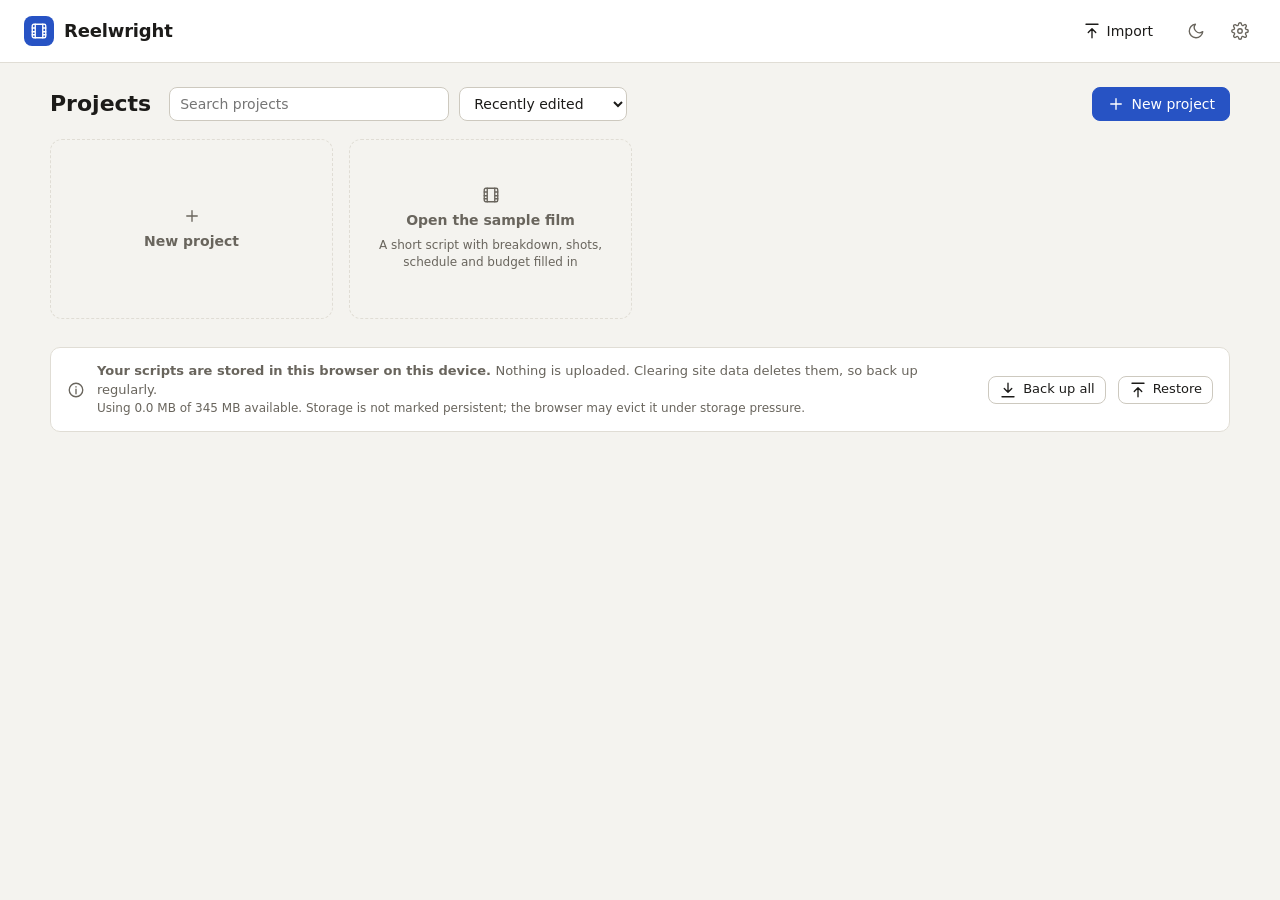
<file: screenwriter/index.html>
<!doctype html>
<html lang="en">
<head>
<meta charset="utf-8">
<meta name="viewport" content="width=device-width, initial-scale=1, viewport-fit=cover, interactive-widget=resizes-content">
<title>Reelwright</title>
<meta name="description" content="Screenwriting and pre-production for film, TV, stage, audio drama, comics and video. Works offline; your scripts stay on your device.">
<meta name="theme-color" content="#2753c4">
<meta name="apple-mobile-web-app-capable" content="yes">
<meta name="apple-mobile-web-app-title" content="Reelwright">
<link rel="manifest" href="manifest.webmanifest">
<link rel="icon" href="icon.svg" type="image/svg+xml">
<link rel="apple-touch-icon" href="icon-192.png">
<link rel="preload" href="fonts/CourierPrime-Regular.woff2" as="font" type="font/woff2" crossorigin>
<link rel="stylesheet" href="css/app.css">
<script>
  // Apply the saved theme before first paint.
  try { const t = JSON.parse(localStorage.getItem('rw.prefs') || '{}').theme; if (t && t !== 'system') document.documentElement.dataset.theme = t; } catch (e) {}
</script>
</head>
<body>
<div id="app" class="app"><div class="empty" style="padding-top:20vh">Loading…</div></div>
<noscript><p style="padding:24px">Reelwright needs JavaScript to run.</p></noscript>
<script type="module" src="js/main.js"></script>
</body>
</html>
</file>
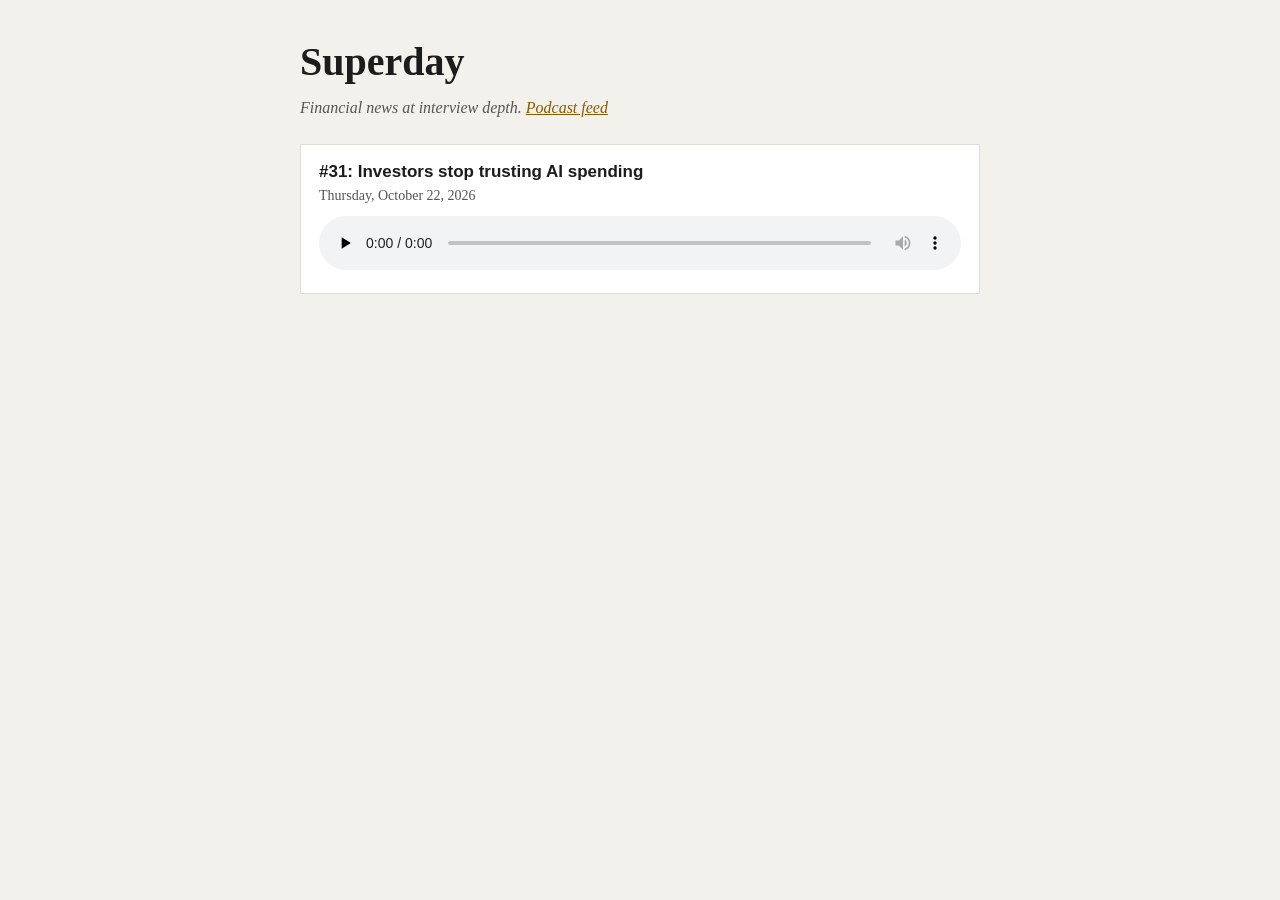
<file: test/index.html>
<!doctype html><html lang="en"><head><meta charset="utf-8">
<meta name="viewport" content="width=device-width,initial-scale=1">
<title>Superday podcast</title>
<link rel="alternate" type="application/rss+xml" href="https://willkrauss.github.io/superday-podcast/test/feed.xml">
<style>
body{margin:0;background:#f3f1ec;color:#1c1c1c;font:16px/1.5 Georgia,serif}
main{max-width:680px;margin:0 auto;padding:32px 16px}
h1{font-size:40px;margin:0} .t{font-style:italic;color:#555;margin:4px 0 24px}
article{background:#fff;border:1px solid #e2ddd2;padding:16px 18px;margin:0 0 12px}
article:target{border-left:5px solid #1c1c1c}
h2{font:bold 17px/1.3 Arial,Helvetica,sans-serif;margin:0} .d{color:#555;font-size:14px;margin:2px 0 10px}
audio{width:100%} a{color:#8a5a00}
</style></head><body><main>
<h1>Superday</h1><p class="t">Financial news at interview depth. <a href="https://willkrauss.github.io/superday-podcast/test/feed.xml">Podcast feed</a></p>
<article id="ep-31"><h2>#31: Investors stop trusting AI spending</h2><p class="d">Thursday, October 22, 2026</p><audio controls preload="none" src="https://github.com/willkrauss/superday-podcast/releases/download/test-ep-031/superday-031.mp3"></audio></article>
</main></body></html>
</file>
<file: screenwriter/css/app.css>
@font-face { font-family: 'Courier Prime'; src: url('../fonts/CourierPrime-Regular.woff2') format('woff2'); font-weight: 400; font-style: normal; font-display: swap; }
@font-face { font-family: 'Courier Prime'; src: url('../fonts/CourierPrime-Bold.woff2') format('woff2'); font-weight: 700; font-style: normal; font-display: swap; }
@font-face { font-family: 'Courier Prime'; src: url('../fonts/CourierPrime-Italic.woff2') format('woff2'); font-weight: 400; font-style: italic; font-display: swap; }
@font-face { font-family: 'Courier Prime'; src: url('../fonts/CourierPrime-BoldItalic.woff2') format('woff2'); font-weight: 700; font-style: italic; font-display: swap; }

:root {
  --bg: #f4f3ef;
  --panel: #ffffff;
  --panel-2: #f1efea;
  --panel-3: #e8e5de;
  --border: #e0ddd5;
  --border-strong: #cdc9bf;
  --text: #1c1b19;
  --muted: #69655d;
  --faint: #9b978e;
  --accent: #2753c4;
  --accent-ink: #ffffff;
  --accent-soft: #e6ecfb;
  --danger: #c4352b;
  --ok: #2f8a4a;
  --warn: #b7791f;
  --paper: #ffffff;
  --paper-text: #151515;
  --desk: #e7e5df;
  --rule: #c9c5bb;
  --shadow: 0 1px 2px rgba(0,0,0,.06), 0 4px 16px rgba(0,0,0,.06);
  --shadow-lg: 0 10px 40px rgba(0,0,0,.18);
  --radius: 10px;
  --font: system-ui, -apple-system, 'Segoe UI', Roboto, 'Helvetica Neue', Arial, sans-serif;
  --mono: 'Courier Prime', 'Courier New', Courier, monospace;
  --u: 96px;
  --sidebar: 248px;
  --topbar: 52px;
  color-scheme: light;
}
:root[data-theme="dark"] {
  --bg: #15161a; --panel: #1d1f24; --panel-2: #24262c; --panel-3: #2d3037; --border: #31343b; --border-strong: #41454e;
  --text: #e9e7e2; --muted: #a29f97; --faint: #77746d; --accent: #7c9cff; --accent-ink: #0f1220; --accent-soft: #252d45;
  --danger: #ff6b5e; --ok: #5cc27a; --warn: #e3a948;
  --paper: #1f2126; --paper-text: #e6e3dc; --desk: #131418; --rule: #4a4d55;
  --shadow: 0 1px 2px rgba(0,0,0,.4), 0 4px 16px rgba(0,0,0,.3); --shadow-lg: 0 10px 40px rgba(0,0,0,.6);
  color-scheme: dark;
}
@media (prefers-color-scheme: dark) {
  :root:not([data-theme="light"]):not([data-theme="dark"]) {
    --bg: #15161a; --panel: #1d1f24; --panel-2: #24262c; --panel-3: #2d3037; --border: #31343b; --border-strong: #41454e;
    --text: #e9e7e2; --muted: #a29f97; --faint: #77746d; --accent: #7c9cff; --accent-ink: #0f1220; --accent-soft: #252d45;
    --danger: #ff6b5e; --ok: #5cc27a; --warn: #e3a948;
    --paper: #1f2126; --paper-text: #e6e3dc; --desk: #131418; --rule: #4a4d55;
    --shadow: 0 1px 2px rgba(0,0,0,.4), 0 4px 16px rgba(0,0,0,.3); --shadow-lg: 0 10px 40px rgba(0,0,0,.6);
    color-scheme: dark;
  }
}

* { box-sizing: border-box; }
html, body { height: 100%; }
body { margin: 0; background: var(--bg); color: var(--text); font: 14px/1.45 var(--font); -webkit-font-smoothing: antialiased; -webkit-text-size-adjust: 100%; overflow: hidden; }
/* The app root is pinned so caret-following and scrollIntoView can never scroll the whole UI away. */
#app { position: fixed; inset: 0; overflow: hidden; }
button, input, select, textarea { font: inherit; color: inherit; }
a { color: var(--accent); }
h1, h2, h3, h4 { margin: 0; line-height: 1.25; }
svg.ic { width: 18px; height: 18px; flex: none; stroke: currentColor; fill: none; stroke-width: 1.8; stroke-linecap: round; stroke-linejoin: round; }
.sr-only { position: absolute; width: 1px; height: 1px; overflow: hidden; clip: rect(0 0 0 0); }
.muted { color: var(--muted); }
.small { font-size: 12px; }
.row { display: flex; align-items: center; gap: 8px; }
.row.wrap { flex-wrap: wrap; }
.grow { flex: 1; min-width: 0; }
.spacer { flex: 1; }
.scroll { overflow: auto; -webkit-overflow-scrolling: touch; }
.hidden { display: none !important; }
.nowrap { white-space: nowrap; }
.ellipsis { overflow: hidden; text-overflow: ellipsis; white-space: nowrap; }

/* ---------- buttons & inputs ---------- */
.btn { display: inline-flex; align-items: center; justify-content: center; gap: 6px; height: 34px; padding: 0 14px; border-radius: 8px; border: 1px solid var(--border-strong); background: var(--panel); color: var(--text); cursor: pointer; font-weight: 500; white-space: nowrap; transition: background .12s, border-color .12s; }
.btn:hover { background: var(--panel-2); }
.btn:focus-visible, .icon-btn:focus-visible, .tab:focus-visible, .menu-item:focus-visible { outline: 2px solid var(--accent); outline-offset: 1px; }
.btn.primary { background: var(--accent); border-color: var(--accent); color: var(--accent-ink); }
.btn.primary:hover { filter: brightness(1.07); }
.btn.danger { background: var(--danger); border-color: var(--danger); color: #fff; }
.btn.ghost { background: transparent; border-color: transparent; }
.btn.ghost:hover { background: var(--panel-2); }
.btn.sm { height: 28px; padding: 0 10px; font-size: 13px; }
.btn:disabled { opacity: .45; cursor: default; }
.icon-btn { display: inline-flex; align-items: center; justify-content: center; min-width: 32px; height: 32px; padding: 0 6px; border: 0; background: transparent; border-radius: 7px; cursor: pointer; color: var(--muted); gap: 4px; }
.icon-btn:hover { background: var(--panel-2); color: var(--text); }
.icon-btn.on { background: var(--accent-soft); color: var(--accent); }
.icon-btn:disabled { opacity: .35; cursor: default; }
.link { border: 0; background: none; color: var(--accent); cursor: pointer; padding: 0; font-weight: 600; }
.input { width: 100%; height: 34px; padding: 6px 10px; border-radius: 8px; border: 1px solid var(--border-strong); background: var(--panel); color: var(--text); outline: none; }
textarea.input { height: auto; min-height: 64px; resize: vertical; line-height: 1.45; }
.input:focus { border-color: var(--accent); box-shadow: 0 0 0 3px var(--accent-soft); }
select.input { padding-right: 26px; }
.input.sm { height: 28px; padding: 3px 8px; font-size: 13px; }
.input.bare { border-color: transparent; background: transparent; }
.input.bare:hover { border-color: var(--border); }
.input.bare:focus { border-color: var(--accent); background: var(--panel); }
.field { display: flex; flex-direction: column; gap: 4px; min-width: 0; }
.field-label { font-size: 12px; font-weight: 600; color: var(--muted); }
.field-hint { font-size: 12px; color: var(--faint); }
.form { display: flex; flex-direction: column; gap: 12px; }
.form-grid { display: grid; grid-template-columns: repeat(auto-fill, minmax(180px, 1fr)); gap: 12px; }
.check { display: inline-flex; align-items: center; gap: 8px; cursor: pointer; user-select: none; }
.check input { width: 16px; height: 16px; accent-color: var(--accent); }
.badge { display: inline-flex; align-items: center; height: 20px; padding: 0 7px; border-radius: 10px; font-size: 11px; font-weight: 600; background: var(--panel-3); color: var(--muted); white-space: nowrap; }
.badge.accent { background: var(--accent-soft); color: var(--accent); }
.swatch { display: inline-block; width: 12px; height: 12px; border-radius: 3px; flex: none; border: 1px solid rgba(0,0,0,.12); }
.kbd { font: 11px/1 var(--font); padding: 3px 5px; border: 1px solid var(--border-strong); border-bottom-width: 2px; border-radius: 4px; background: var(--panel); color: var(--muted); }

/* ---------- modal / menu / toast ---------- */
.overlay { position: fixed; inset: 0; background: rgba(15, 15, 20, .45); display: flex; align-items: center; justify-content: center; z-index: 900; padding: 16px; animation: fade .12s; }
@keyframes fade { from { opacity: 0; } }
.modal { background: var(--panel); border-radius: 14px; box-shadow: var(--shadow-lg); width: min(520px, 100%); max-height: calc(100dvh - 32px); display: flex; flex-direction: column; animation: pop .14s; }
.modal.wide { width: min(880px, 100%); }
@keyframes pop { from { transform: translateY(6px) scale(.985); opacity: 0; } }
.modal-head { display: flex; align-items: center; justify-content: space-between; padding: 14px 16px 6px 20px; gap: 12px; }
.modal-head h2 { font-size: 17px; }
.modal-body { padding: 8px 20px 16px; overflow: auto; }
.modal-body p { margin: 0 0 8px; color: var(--muted); }
.modal-foot { display: flex; gap: 8px; justify-content: flex-end; padding: 12px 16px 16px; border-top: 1px solid var(--border); flex-wrap: wrap; }
.menu { position: fixed; z-index: 1000; background: var(--panel); border: 1px solid var(--border); border-radius: 10px; box-shadow: var(--shadow-lg); padding: 5px; min-width: 200px; max-height: 70vh; overflow: auto; }
.menu-item { display: flex; align-items: center; gap: 8px; width: 100%; padding: 7px 10px 7px 4px; border: 0; background: none; border-radius: 6px; cursor: pointer; text-align: left; color: var(--text); }
.menu-item:hover, .menu-item:focus { background: var(--panel-2); outline: none; }
.menu-item.danger { color: var(--danger); }
.menu-item[disabled] { opacity: .4; cursor: default; }
.mi-check { width: 16px; text-align: center; color: var(--accent); font-weight: 700; flex: none; }
.mi-label { flex: 1; }
.mi-hint { color: var(--faint); font-size: 12px; }
.menu-sep { height: 1px; background: var(--border); margin: 4px 6px; }
.menu-head { font-size: 11px; font-weight: 700; color: var(--faint); text-transform: uppercase; letter-spacing: .04em; padding: 8px 10px 4px 28px; }
.toasts { position: fixed; left: 50%; bottom: 24px; transform: translateX(-50%); z-index: 1100; display: flex; flex-direction: column; gap: 8px; align-items: center; pointer-events: none; }
.toast { background: #222; color: #fff; padding: 10px 16px; border-radius: 10px; box-shadow: var(--shadow-lg); display: flex; gap: 12px; align-items: center; pointer-events: auto; transition: opacity .3s, transform .3s; max-width: min(560px, calc(100vw - 32px)); }
.toast.error { background: var(--danger); }
.toast.out { opacity: 0; transform: translateY(8px); }
.toast .link { color: #9db6ff; }
.tabs { display: flex; gap: 2px; border-bottom: 1px solid var(--border); overflow-x: auto; scrollbar-width: none; }
.tab { border: 0; background: none; padding: 9px 12px; cursor: pointer; color: var(--muted); border-bottom: 2px solid transparent; margin-bottom: -1px; font-weight: 500; white-space: nowrap; }
.tab.active { color: var(--text); border-bottom-color: var(--accent); }
.empty { text-align: center; padding: 48px 20px; color: var(--muted); }
.empty-title { font-size: 16px; font-weight: 600; color: var(--text); margin-bottom: 4px; }
.empty p { margin: 4px auto 14px; max-width: 420px; }

/* ---------- library ---------- */
.library { height: 100%; display: flex; flex-direction: column; }
.lib-head { display: flex; align-items: center; gap: 12px; padding: 14px 24px; border-bottom: 1px solid var(--border); background: var(--panel); }
.logo { display: flex; align-items: center; gap: 10px; font-weight: 750; font-size: 18px; letter-spacing: -.01em; }
.logo-mark { width: 30px; height: 30px; border-radius: 8px; background: var(--accent); color: var(--accent-ink); display: grid; place-items: center; }
.lib-body { flex: 1; overflow: auto; padding: 24px; }
.lib-inner { max-width: 1180px; margin: 0 auto; }
.lib-tools { display: flex; gap: 10px; align-items: center; margin-bottom: 18px; flex-wrap: wrap; }
.lib-tools .input { max-width: 280px; }
.proj-grid { display: grid; grid-template-columns: repeat(auto-fill, minmax(230px, 1fr)); gap: 16px; }
.proj-card { position: relative; background: var(--panel); border: 1px solid var(--border); border-radius: 12px; cursor: pointer; transition: box-shadow .15s, transform .15s, border-color .15s; display: flex; flex-direction: column; overflow: hidden; min-height: 180px; }
.proj-card:hover { box-shadow: var(--shadow); border-color: var(--border-strong); transform: translateY(-1px); }
.proj-cover { height: 96px; background: linear-gradient(135deg, var(--panel-2), var(--panel-3)); display: flex; align-items: flex-end; padding: 12px 14px; font-family: var(--mono); font-size: 15px; font-weight: 700; letter-spacing: .02em; text-transform: uppercase; color: var(--text); border-bottom: 1px solid var(--border); }
.proj-cover span { display: -webkit-box; -webkit-line-clamp: 2; -webkit-box-orient: vertical; overflow: hidden; }
.proj-meta { padding: 10px 14px 12px; display: flex; flex-direction: column; gap: 6px; flex: 1; }
.proj-title { font-weight: 650; font-size: 15px; }
.proj-sub { color: var(--muted); font-size: 12px; display: flex; gap: 6px; flex-wrap: wrap; align-items: center; }
.proj-card .card-menu { position: absolute; top: 8px; right: 8px; background: var(--panel); box-shadow: var(--shadow); }
.new-card { border-style: dashed; align-items: center; justify-content: center; color: var(--muted); gap: 6px; font-weight: 600; background: transparent; }
.new-card:hover { color: var(--accent); border-color: var(--accent); }
.type-grid { display: grid; grid-template-columns: repeat(auto-fill, minmax(150px, 1fr)); gap: 8px; }
.type-opt { border: 1px solid var(--border-strong); border-radius: 10px; padding: 10px 12px; cursor: pointer; background: var(--panel); text-align: left; display: flex; flex-direction: column; gap: 2px; }
.type-opt b { font-size: 13.5px; }
.type-opt span { font-size: 12px; color: var(--muted); }
.type-opt.sel { border-color: var(--accent); box-shadow: 0 0 0 2px var(--accent-soft); background: var(--accent-soft); }
.storage-note .grow { flex: 1 1 260px; }
.storage-note { margin-top: 28px; padding: 14px 16px; border: 1px solid var(--border); border-radius: 10px; background: var(--panel); color: var(--muted); font-size: 13px; display: flex; gap: 12px; align-items: center; flex-wrap: wrap; }

/* ---------- project shell ---------- */
.shell { display: flex; height: 100%; }
.sidebar { width: var(--sidebar); flex: none; background: var(--panel); border-right: 1px solid var(--border); display: flex; flex-direction: column; min-height: 0; }
.sb-head { padding: 10px 10px 8px; border-bottom: 1px solid var(--border); display: flex; align-items: center; gap: 4px; }
.sb-title { font-weight: 700; font-size: 14px; padding: 4px 6px; border-radius: 6px; cursor: text; }
.sb-body { flex: 1; overflow: auto; padding: 8px 8px 16px; }
.sb-section { margin-top: 12px; }
.sb-label { display: flex; align-items: center; justify-content: space-between; font-size: 11px; font-weight: 700; letter-spacing: .05em; text-transform: uppercase; color: var(--faint); padding: 4px 8px; }
.sb-item { display: flex; align-items: center; gap: 9px; width: 100%; border: 0; background: none; padding: 7px 8px; border-radius: 7px; cursor: pointer; color: var(--text); text-align: left; position: relative; }
.sb-item:hover { background: var(--panel-2); }
.sb-item.active { background: var(--accent-soft); color: var(--accent); font-weight: 600; }
.sb-item .ic { color: var(--muted); }
.sb-item.active .ic { color: var(--accent); }
.sb-item .sb-more { opacity: 0; margin-left: auto; }
.sb-item:hover .sb-more, .sb-item.active .sb-more { opacity: 1; }
.sb-doc-sub { font-size: 11px; color: var(--faint); font-weight: 400; }
.main { flex: 1; min-width: 0; display: flex; flex-direction: column; min-height: 0; }
.topbar { height: var(--topbar); flex: none; display: flex; align-items: center; gap: 6px; padding: 0 12px; border-bottom: 1px solid var(--border); background: var(--panel); min-width: 0; }
.topbar h1 { font-size: 15px; font-weight: 650; white-space: nowrap; overflow: hidden; text-overflow: ellipsis; }
.save-state { font-size: 12px; color: var(--faint); white-space: nowrap; }
.save-state.err { color: var(--danger); }
.view { flex: 1; min-height: 0; display: flex; flex-direction: column; position: relative; }
.view-pad { padding: 20px 24px 60px; }
.view-inner { max-width: 1200px; margin: 0 auto; }
.toolbar { display: flex; align-items: center; gap: 2px; padding: 4px 8px; border-bottom: 1px solid var(--border); background: var(--panel); overflow-x: auto; scrollbar-width: none; flex: none; min-height: 44px; }
.toolbar::-webkit-scrollbar { display: none; }
.tb-sep { width: 1px; height: 20px; background: var(--border); margin: 0 6px; flex: none; }
.tb-select { height: 30px; border-radius: 7px; border: 1px solid var(--border-strong); background: var(--panel); padding: 0 8px; min-width: 150px; font-weight: 600; }
.sb-backdrop { display: none; }
.menu-toggle { display: none; }
.section-head { display: flex; align-items: center; gap: 10px; margin-bottom: 14px; flex-wrap: wrap; }
.section-head h2 { font-size: 20px; }
.card { background: var(--panel); border: 1px solid var(--border); border-radius: var(--radius); }
.card-pad { padding: 14px 16px; }
.doc-picker { min-width: 180px; max-width: 280px; }

/* ---------- script view ---------- */
.script-view { flex: 1; display: flex; flex-direction: column; min-height: 0; }
.sv-body { flex: 1; display: flex; min-height: 0; }
.sv-scroll { flex: 1; min-width: 0; background: var(--desk); position: relative; }
.sv-side { width: 300px; flex: none; border-left: 1px solid var(--border); background: var(--panel); display: flex; flex-direction: column; min-height: 0; }
.sv-side.hidden { display: none; }
.side-body { flex: 1; overflow: auto; padding: 8px; }
.paper { --lh: calc(var(--u) / 6); position: relative; margin: 28px auto 45vh; background: var(--paper); color: var(--paper-text); box-shadow: var(--shadow); width: calc(var(--u) * 8.5); min-height: calc(var(--u) * 11); padding: calc(var(--u) * 1) 0 calc(var(--u) * 1); font-family: var(--mono); font-size: calc(var(--u) / 6); line-height: calc(var(--u) / 6); }
.paper.fluid { --lh: 1.5em; width: auto; max-width: 760px; min-height: 60vh; margin: 0 auto 45vh; padding: 20px 18px 40px 30px; font-size: 15.5px; line-height: 1.5; box-shadow: none; }
.ed { outline: none; white-space: pre-wrap; overflow-wrap: break-word; caret-color: var(--accent); min-height: 2em; }
.ed .el { position: relative; }
.ed .el.cur.empty::after { content: attr(data-ph); position: absolute; inset: 0; color: var(--faint); pointer-events: none; text-transform: none; text-decoration: none; font-style: italic; font-weight: 400; white-space: nowrap; }
.ed .el[data-omit] { text-decoration: line-through; opacity: .5; }
.ed .el[data-dual]::before { content: 'DUAL'; position: absolute; left: -46px; top: 0; font: 600 9px/1.9 var(--font); color: var(--accent); letter-spacing: .05em; }
.ed .el[data-t][style*="--scene-color"] { box-shadow: -10px 0 0 -6px var(--scene-color); }
.ed .el.flash { animation: flash .9s; }
@keyframes flash { 0%, 40% { background: var(--accent-soft); } 100% { background: transparent; } }
.ed[contenteditable="false"] { caret-color: transparent; }
.ed span.cm { background: rgba(255, 196, 0, .22); border-bottom: 2px solid rgba(230, 170, 0, .8); }
.ed.hide-cm span.cm { background: none; border-bottom: 0; }
.ed.bd span.tg { border-radius: 2px; }
.gutter { position: absolute; inset: 0; pointer-events: none; font-family: var(--font); }
.g-page { position: absolute; left: 0; right: 0; height: 0; border-top: 1px dashed var(--rule); }
.g-pn { position: absolute; right: 10px; top: -10px; font-size: 11px; color: var(--faint); background: var(--paper); padding: 0 6px; font-family: var(--mono); }
.g-scn { position: absolute; font-family: var(--mono); font-size: inherit; color: var(--faint); }
.g-scn.left { left: calc(var(--u) * 0.75); }
.g-scn.right { right: calc(var(--u) * 0.55); }
.paper.fluid .g-scn.left { left: 4px; font-size: 12px; }
.paper.fluid .g-scn.right { display: none; }
.g-rev { position: absolute; right: calc(var(--u) * 0.3); font-family: var(--mono); white-space: pre; color: var(--paper-text); font-weight: 700; }
.paper.fluid .g-rev { right: 2px; }
.g-cm { position: absolute; right: -14px; pointer-events: auto; border: 0; border-radius: 10px 10px 10px 2px; background: #f5b400; color: #222; font: 700 10px/1 var(--font); min-width: 20px; height: 18px; cursor: pointer; }
.paper.fluid .g-cm { right: -8px; }
.statusbar { height: 28px; flex: none; display: flex; align-items: center; gap: 14px; padding: 0 12px; border-top: 1px solid var(--border); background: var(--panel); font-size: 12px; color: var(--muted); white-space: nowrap; overflow: hidden; }
.statusbar b { color: var(--text); font-weight: 600; }
.ac { position: fixed; z-index: 950; background: var(--panel); border: 1px solid var(--border); border-radius: 8px; box-shadow: var(--shadow-lg); padding: 4px; min-width: 200px; max-width: 320px; font-family: var(--mono); font-size: 13px; }
.ac-item { padding: 6px 10px; border-radius: 5px; cursor: pointer; white-space: nowrap; overflow: hidden; text-overflow: ellipsis; }
.ac-item.sel, .ac-item:hover { background: var(--accent-soft); color: var(--accent); }
.elembar { display: none; }
.focus-mode .sidebar, .focus-mode .sv-side, .focus-mode .statusbar { display: none !important; }
.focus-mode .ed .el:not(.cur) { opacity: .45; transition: opacity .2s; }
.find-bar { display: flex; align-items: center; gap: 6px; padding: 6px 10px; border-bottom: 1px solid var(--border); background: var(--panel-2); flex-wrap: wrap; }
.find-bar .input { height: 30px; width: 200px; }
.find-count { font-size: 12px; color: var(--muted); min-width: 60px; }
.sel-pop { position: fixed; z-index: 800; background: var(--panel); border: 1px solid var(--border); border-radius: 10px; box-shadow: var(--shadow-lg); padding: 4px; display: flex; gap: 2px; }
.tag-pal { display: grid; grid-template-columns: repeat(2, 1fr); gap: 4px; }
.tag-chip { display: flex; align-items: center; gap: 6px; border: 1px solid var(--border); background: var(--panel); border-radius: 7px; padding: 6px 8px; cursor: pointer; font-size: 12.5px; text-align: left; }
.tag-chip:hover { border-color: var(--border-strong); background: var(--panel-2); }

/* side panel lists */
.scene-list { display: flex; flex-direction: column; gap: 2px; }
.scene-row { display: grid; grid-template-columns: 30px 1fr auto; gap: 6px; padding: 6px 8px; border-radius: 7px; cursor: pointer; align-items: start; border-left: 3px solid transparent; }
.scene-row:hover { background: var(--panel-2); }
.scene-row.cur { background: var(--accent-soft); }
.scene-row .num { color: var(--faint); font-family: var(--mono); font-size: 12px; }
.scene-row .hd { font-family: var(--mono); font-size: 12px; font-weight: 700; text-transform: uppercase; line-height: 1.35; }
.scene-row .syn { font-size: 12px; color: var(--muted); grid-column: 2 / 4; }
.scene-row .pg { color: var(--faint); font-size: 11px; }
.comment { border: 1px solid var(--border); border-radius: 9px; padding: 10px; margin-bottom: 8px; background: var(--panel); }
.comment.done { opacity: .6; }
.comment.active { border-color: var(--accent); box-shadow: 0 0 0 2px var(--accent-soft); }
.comment-quote { font-family: var(--mono); font-size: 12px; color: var(--muted); border-left: 3px solid #f5b400; padding-left: 8px; margin: 4px 0 6px; white-space: pre-wrap; max-height: 3.6em; overflow: hidden; }
.comment-meta { font-size: 11px; color: var(--faint); display: flex; gap: 6px; align-items: center; }
.comment-text { white-space: pre-wrap; margin: 4px 0; }
.reply { border-top: 1px solid var(--border); padding-top: 6px; margin-top: 6px; }
.stat-grid { display: grid; grid-template-columns: 1fr 1fr; gap: 8px; }
.stat { border: 1px solid var(--border); border-radius: 9px; padding: 10px; }
.stat b { display: block; font-size: 20px; font-weight: 700; }
.stat span { font-size: 12px; color: var(--muted); }
.bar { height: 8px; background: var(--panel-3); border-radius: 4px; overflow: hidden; }
.bar > i { display: block; height: 100%; background: var(--accent); }

/* preview sheets */
.sheets { display: flex; flex-direction: column; align-items: center; gap: 20px; padding: 24px 12px 80px; }
.sheet { position: relative; background: var(--paper); color: var(--paper-text); box-shadow: var(--shadow); font-family: var(--mono); font-size: calc(var(--u) / 6); line-height: calc(var(--u) / 6); flex: none; overflow: hidden; }
:root[data-theme="dark"] .sheets .sheet, .sheets.light .sheet { --paper: #fff; --paper-text: #151515; }
.sheet .ln { position: absolute; white-space: pre; }
.sheet .ln .b { font-weight: 700; }
.sheet .ln .i { font-style: italic; }
.sheet .ln .u { text-decoration: underline; }
.sheet .ln.gray { color: #aaa; }
.sheet-rule { position: absolute; width: 0; border-left: 1px solid #999; }

/* ---------- index cards / outline / beat board ---------- */
.cards-grid { display: grid; grid-template-columns: repeat(auto-fill, minmax(230px, 1fr)); gap: 14px; }
.icard { background: var(--panel); border: 1px solid var(--border); border-radius: 10px; display: flex; flex-direction: column; min-height: 170px; box-shadow: 0 1px 0 rgba(0,0,0,.03); border-top: 5px solid var(--card-color, var(--border-strong)); }
.icard-head { display: flex; align-items: flex-start; gap: 6px; padding: 8px 8px 4px 10px; }
.icard-num { font-family: var(--mono); font-weight: 700; color: var(--faint); font-size: 12px; padding-top: 2px; }
.icard-title { flex: 1; font-family: var(--mono); font-weight: 700; font-size: 12.5px; text-transform: uppercase; line-height: 1.35; }
.icard textarea { flex: 1; border: 0; background: transparent; resize: none; padding: 4px 10px; font: 13px/1.45 var(--font); color: var(--text); outline: none; min-height: 70px; }
.icard-foot { display: flex; align-items: center; gap: 6px; padding: 6px 10px 8px; font-size: 11.5px; color: var(--faint); }
.grip { cursor: grab; touch-action: none; color: var(--faint); display: inline-flex; padding: 2px; border-radius: 4px; }
.grip:hover { background: var(--panel-2); color: var(--text); }
.sort-placeholder { border: 2px dashed var(--accent) !important; background: var(--accent-soft) !important; opacity: .6; border-radius: 10px; }
.sort-ghost { box-shadow: var(--shadow-lg) !important; opacity: .95; }
body.dragging, body.dragging * { cursor: grabbing !important; user-select: none !important; }
.outline-list { display: flex; flex-direction: column; gap: 6px; }
.orow { display: grid; grid-template-columns: 22px 40px 1fr auto; gap: 8px; align-items: start; padding: 10px 12px; background: var(--panel); border: 1px solid var(--border); border-left: 4px solid var(--card-color, var(--border)); border-radius: 8px; }
.orow textarea { min-height: 36px; }
.board { position: relative; min-height: 1600px; min-width: 2400px; background-image: radial-gradient(var(--border-strong) 1px, transparent 1px); background-size: 24px 24px; }
.beat { position: absolute; width: 220px; background: var(--card-color, #fff8c5); color: #222; border-radius: 6px; box-shadow: 0 2px 8px rgba(0,0,0,.18); display: flex; flex-direction: column; }
.beat-head { display: flex; align-items: center; gap: 4px; padding: 6px 6px 0 8px; cursor: grab; touch-action: none; }
.beat input, .beat textarea { border: 0; background: transparent; color: #222; outline: none; font: inherit; width: 100%; }
.beat input { font-weight: 700; }
.beat textarea { resize: vertical; min-height: 70px; padding: 4px 8px 8px; font-size: 13px; }
.beat .icon-btn { color: #555; min-width: 24px; height: 24px; }

/* ---------- tables (shot list, budget, schedule, contacts) ---------- */
.tbl-wrap { overflow: auto; border: 1px solid var(--border); border-radius: 10px; background: var(--panel); }
table.tbl { border-collapse: collapse; width: 100%; font-size: 13px; }
.tbl th { text-align: left; font-size: 11px; text-transform: uppercase; letter-spacing: .04em; color: var(--muted); font-weight: 700; padding: 8px 8px; background: var(--panel-2); border-bottom: 1px solid var(--border); position: sticky; top: 0; z-index: 1; white-space: nowrap; }
.tbl td { padding: 4px 6px; border-bottom: 1px solid var(--border); vertical-align: top; }
.tbl tr:last-child td { border-bottom: 0; }
.tbl td.num, .tbl th.num { text-align: right; font-variant-numeric: tabular-nums; }
.tbl .input { height: 30px; border-color: transparent; background: transparent; padding: 4px 6px; }
.tbl .input:hover { border-color: var(--border); }
.tbl .input:focus { border-color: var(--accent); background: var(--panel); }
.tbl textarea.input { min-height: 30px; resize: vertical; }
.tbl tr.group td { background: var(--panel-2); font-weight: 700; }
.tbl tr.total td { font-weight: 700; border-top: 2px solid var(--border-strong); }
.tbl .scene-cell { font-family: var(--mono); font-size: 12px; font-weight: 700; text-transform: uppercase; }

/* catalog */
.cat-layout { display: grid; grid-template-columns: 220px 1fr; gap: 16px; }
.cat-nav { display: flex; flex-direction: column; gap: 2px; }
.cat-nav .sb-item { padding: 6px 8px; }
.cat-items { display: grid; grid-template-columns: repeat(auto-fill, minmax(240px, 1fr)); gap: 12px; }
.cat-card { background: var(--panel); border: 1px solid var(--border); border-radius: 10px; padding: 12px; display: flex; gap: 10px; cursor: pointer; border-left: 4px solid var(--cat-color); }
.cat-card:hover { border-color: var(--border-strong); box-shadow: var(--shadow); }
.cat-thumb { width: 52px; height: 52px; border-radius: 8px; background: var(--panel-2) center/cover no-repeat; flex: none; display: grid; place-items: center; color: var(--faint); font-weight: 700; }
.cat-name { font-weight: 650; }
.cat-sub { font-size: 12px; color: var(--muted); }
.photo-drop { width: 140px; height: 140px; border-radius: 10px; border: 1px dashed var(--border-strong); background: var(--panel-2) center/cover no-repeat; display: grid; place-items: center; color: var(--muted); cursor: pointer; font-size: 12px; text-align: center; }

/* breakdown */
.bd-layout { display: grid; grid-template-columns: 260px 1fr; gap: 16px; align-items: start; }
.bd-sheet { background: var(--panel); border: 1px solid var(--border); border-radius: 10px; overflow: hidden; }
.bd-sheet-head { padding: 14px 16px; border-bottom: 1px solid var(--border); display: grid; grid-template-columns: repeat(auto-fill, minmax(120px, 1fr)); gap: 10px; }
.bd-sheet-head .k { font-size: 11px; color: var(--muted); text-transform: uppercase; font-weight: 700; letter-spacing: .04em; }
.bd-sheet-head .v { font-weight: 600; }
.bd-cats { display: grid; grid-template-columns: repeat(auto-fill, minmax(220px, 1fr)); gap: 0; }
.bd-cat { border-right: 1px solid var(--border); border-bottom: 1px solid var(--border); padding: 10px 12px; min-height: 90px; }
.bd-cat h4 { font-size: 11px; text-transform: uppercase; letter-spacing: .05em; display: flex; align-items: center; gap: 6px; margin-bottom: 6px; }
.bd-el { display: flex; align-items: center; gap: 6px; font-size: 13px; padding: 2px 0; }
.bd-el .icon-btn { min-width: 22px; height: 22px; margin-left: auto; opacity: .5; }
.bd-el:hover .icon-btn { opacity: 1; }
.scene-pick { display: flex; flex-direction: column; gap: 2px; max-height: calc(100dvh - 220px); overflow: auto; }

/* storyboard */
.sb-grid { display: grid; grid-template-columns: repeat(auto-fill, minmax(260px, 1fr)); gap: 16px; }
.frame { background: var(--panel); border: 1px solid var(--border); border-radius: 10px; overflow: hidden; display: flex; flex-direction: column; }
.frame-img { position: relative; background: var(--panel-3) center/contain no-repeat; display: grid; place-items: center; color: #888; cursor: pointer; }
.frame-img .frame-actions { position: absolute; right: 6px; bottom: 6px; display: flex; gap: 4px; }
.frame-img .frame-actions .icon-btn { background: rgba(0,0,0,.55); color: #fff; }
.frame-body { padding: 8px 10px; display: flex; flex-direction: column; gap: 6px; }
.frame-body textarea { min-height: 52px; }
.draw-wrap { display: flex; flex-direction: column; gap: 10px; }
.draw-tools { display: flex; gap: 6px; align-items: center; flex-wrap: wrap; }
.draw-canvas { width: 100%; background: #fff; border-radius: 8px; border: 1px solid var(--border); touch-action: none; cursor: crosshair; }
.color-dot { width: 24px; height: 24px; border-radius: 50%; border: 2px solid var(--panel); box-shadow: 0 0 0 1px var(--border-strong); cursor: pointer; }
.color-dot.sel { box-shadow: 0 0 0 2px var(--accent); }

/* schedule */
.sched-layout { display: grid; grid-template-columns: 1fr 300px; gap: 16px; align-items: start; }
.strips { display: flex; flex-direction: column; gap: 3px; }
.strip { display: grid; grid-template-columns: 22px 54px 1fr 70px 56px minmax(80px, 160px); gap: 8px; align-items: center; padding: 6px 8px; border-radius: 6px; border: 1px solid rgba(0,0,0,.12); color: #1b1b1b; font-size: 12.5px; min-height: 38px; }
.strip .scene-cell { font-family: var(--mono); font-size: 12px; font-weight: 700; text-transform: uppercase; overflow: hidden; text-overflow: ellipsis; white-space: nowrap; }
.strip-id { background: #ffffff; }
.strip-ed { background: #fff3a8; }
.strip-in { background: #b8d4ff; }
.strip-en { background: #bfe8c0; }
.strip.day { background: #1f1f23; color: #fff; grid-template-columns: 22px 1fr auto; font-weight: 600; border-color: #000; }
.strip.banner { grid-template-columns: 22px 1fr auto; font-weight: 700; }
.strip.boneyard { background: var(--panel-3); color: var(--muted); grid-template-columns: 1fr; font-weight: 700; text-transform: uppercase; letter-spacing: .05em; font-size: 11px; border-style: dashed; }
.strip .grip { color: inherit; opacity: .6; }
.strip .cast-ids { font-family: var(--mono); font-size: 11.5px; overflow: hidden; text-overflow: ellipsis; white-space: nowrap; }
.strip .icon-btn { color: inherit; min-width: 26px; height: 26px; }
.dood { font-size: 12px; }
.dood td, .dood th { text-align: center; padding: 4px 6px; }
.dood td:first-child, .dood th:first-child { text-align: left; }
.dood .w { background: #d4f5d0; color: #145a21; font-weight: 700; }
.dood .h { background: #fff3b0; }

/* call sheet */
.cs { background: #fff; color: #111; border: 1px solid var(--border); border-radius: 10px; padding: 24px; max-width: 960px; font-size: 12.5px; }
.cs h3 { font-size: 13px; text-transform: uppercase; letter-spacing: .05em; margin: 16px 0 6px; border-bottom: 2px solid #111; padding-bottom: 3px; }
.cs-head { display: grid; grid-template-columns: 1fr 1.2fr 1fr; gap: 16px; align-items: start; border-bottom: 2px solid #111; padding-bottom: 12px; }
.cs-title { text-align: center; }
.cs-title .t { font-size: 22px; font-weight: 800; text-transform: uppercase; }
.cs-title .d { font-size: 15px; font-weight: 700; }
.cs-big { font-size: 26px; font-weight: 800; }
.cs table { width: 100%; border-collapse: collapse; }
.cs th, .cs td { border: 1px solid #bbb; padding: 4px 6px; text-align: left; vertical-align: top; }
.cs th { background: #eee; font-size: 11px; text-transform: uppercase; }
.cs input, .cs textarea { border: 0; background: transparent; width: 100%; color: #111; font: inherit; padding: 0; outline: none; }
.cs textarea { resize: vertical; min-height: 36px; }
.cs input:focus, .cs textarea:focus { background: #fffbe0; }
.cs .kv { display: grid; grid-template-columns: auto 1fr; gap: 2px 8px; }
.cs .kv b { white-space: nowrap; }

/* budget */
.budget-top { display: grid; grid-template-columns: repeat(auto-fill, minmax(180px, 1fr)); gap: 12px; margin-bottom: 16px; }
.acct { margin-bottom: 10px; }
.acct-head { display: flex; align-items: center; gap: 10px; padding: 10px 12px; cursor: pointer; }
.acct-head .num { font-family: var(--mono); color: var(--muted); width: 44px; }
.acct-head .total { margin-left: auto; font-variant-numeric: tabular-nums; font-weight: 700; }

/* versions */
.ver-list { display: flex; flex-direction: column; gap: 6px; }
.ver { display: flex; align-items: center; gap: 10px; padding: 10px 12px; border: 1px solid var(--border); border-radius: 9px; background: var(--panel); }
.diff-add { background: rgba(47, 138, 74, .14); }
.diff-del { background: rgba(196, 53, 43, .12); text-decoration: line-through; }
.diff-chg { background: rgba(183, 121, 31, .14); }
.diff-row { font-family: var(--mono); font-size: 13px; padding: 3px 8px; white-space: pre-wrap; border-radius: 4px; }

/* AV editor */
.av-table { width: 100%; border-collapse: collapse; background: var(--paper); color: var(--paper-text); font-family: var(--mono); font-size: 14px; }
.av-wrap { max-width: 1000px; margin: 20px auto 40vh; box-shadow: var(--shadow); border-radius: 4px; overflow: hidden; }
.av-table th { background: var(--panel-2); color: var(--muted); font: 700 11px var(--font); letter-spacing: .06em; padding: 8px; text-align: left; border-bottom: 1px solid var(--rule); }
.av-table td { border-bottom: 1px solid var(--rule); vertical-align: top; padding: 8px 10px; }
.av-table td.av-num { width: 44px; color: var(--faint); text-align: center; font-size: 12px; }
.av-table td.av-cell { width: 46%; }
.av-table td.av-cell + td.av-cell { border-left: 1px solid var(--rule); }
.av-table .av-ce { outline: none; min-height: 1.4em; white-space: pre-wrap; overflow-wrap: anywhere; }
.av-table .av-ce:empty::before { content: attr(data-ph); color: var(--faint); }
.av-table tr.av-scene td { background: var(--panel-2); font-weight: 700; text-transform: uppercase; }
.av-table td.av-tools { width: 34px; padding: 4px; }
.av-table tr.cur td { background: color-mix(in srgb, var(--accent-soft) 45%, transparent); }

/* reports */
.report-grid { display: grid; grid-template-columns: repeat(auto-fill, minmax(150px, 1fr)); gap: 10px; margin-bottom: 18px; }
.hbar { display: grid; grid-template-columns: 160px 1fr 60px; gap: 8px; align-items: center; font-size: 13px; padding: 3px 0; }

/* print */
#print-root { display: none; }
@media print {
  body.printing { overflow: visible; background: #fff; }
  body.printing > *:not(#print-root) { display: none !important; }
  body.printing #print-root { display: block; }
  #print-root.sheets { padding: 0; gap: 0; display: block; }
  #print-root .sheet { box-shadow: none; page-break-after: always; break-after: page; --paper: #fff; --paper-text: #000; margin: 0; }
  #print-root .sheet:last-child { page-break-after: auto; break-after: auto; }
  #print-root.print-doc { color: #000; font-size: 11px; }
  #print-root.print-doc .cs { border: 0; padding: 0; max-width: none; }
  #print-root.print-doc .no-print, #print-root .icon-btn, #print-root .btn { display: none !important; }
  #print-root.print-doc .page-break { break-before: page; }
  #print-root.print-doc table { page-break-inside: auto; }
  #print-root.print-doc tr { page-break-inside: avoid; }
}

/* ---------- responsive ---------- */
@media (max-width: 980px) {
  .sv-side { position: absolute; right: 0; top: 0; bottom: 0; z-index: 40; box-shadow: var(--shadow-lg); width: min(340px, 92vw); }
  .sched-layout { grid-template-columns: 1fr; }
  .bd-layout { grid-template-columns: 1fr; }
  .scene-pick { max-height: 220px; }
}
@media (max-width: 760px) {
  :root { --topbar: 50px; }
  .sidebar { position: fixed; left: 0; top: 0; bottom: 0; z-index: 600; transform: translateX(-105%); transition: transform .2s; box-shadow: var(--shadow-lg); width: min(300px, 86vw); }
  .shell.nav-open .sidebar { transform: none; }
  .shell.nav-open .sb-backdrop { display: block; position: fixed; inset: 0; z-index: 590; background: rgba(0,0,0,.35); }
  .menu-toggle { display: inline-flex; }
  .view-pad { padding: 14px 16px 80px; }
  .lib-head { padding: 12px 16px; }
  .lib-body { padding: 16px; }
  .proj-grid { grid-template-columns: repeat(auto-fill, minmax(160px, 1fr)); gap: 12px; }
  .proj-cover { height: 72px; font-size: 13px; }
  .cat-layout { grid-template-columns: 1fr; }
  .cat-nav { flex-direction: row; overflow-x: auto; }
  .cat-nav .sb-item { white-space: nowrap; width: auto; }
  .strip { grid-template-columns: 20px 34px minmax(0, 1fr) auto auto; gap: 6px; }
  .strip .cast-ids { display: none; }
  .hide-sm { display: none !important; }
  .statusbar .hide-sm { display: none; }
  .elembar { display: flex; position: fixed; left: 0; right: 0; bottom: 0; z-index: 500; background: var(--panel); border-top: 1px solid var(--border); padding: 6px 6px calc(6px + env(safe-area-inset-bottom)); gap: 6px; overflow-x: auto; scrollbar-width: none; }
  .elembar::-webkit-scrollbar { display: none; }
  .elembar button { flex: none; height: 34px; padding: 0 12px; border-radius: 17px; border: 1px solid var(--border-strong); background: var(--panel); font-size: 13px; font-weight: 600; color: var(--text); }
  .elembar button.on { background: var(--accent); color: var(--accent-ink); border-color: var(--accent); }
  .elembar button.key { background: var(--panel-2); }
  .script-view .statusbar { display: none; }
  .cs { padding: 12px; }
  .cs-head { grid-template-columns: 1fr; }
  .modal { border-radius: 14px 14px 0 0; align-self: flex-end; max-height: 92dvh; }
  .overlay { padding: 0; align-items: flex-end; }
  .modal.wide { width: 100%; }
  .toolbar .tb-label { display: none; }
}
@media (min-width: 761px) { .only-sm { display: none !important; } }
</file>
